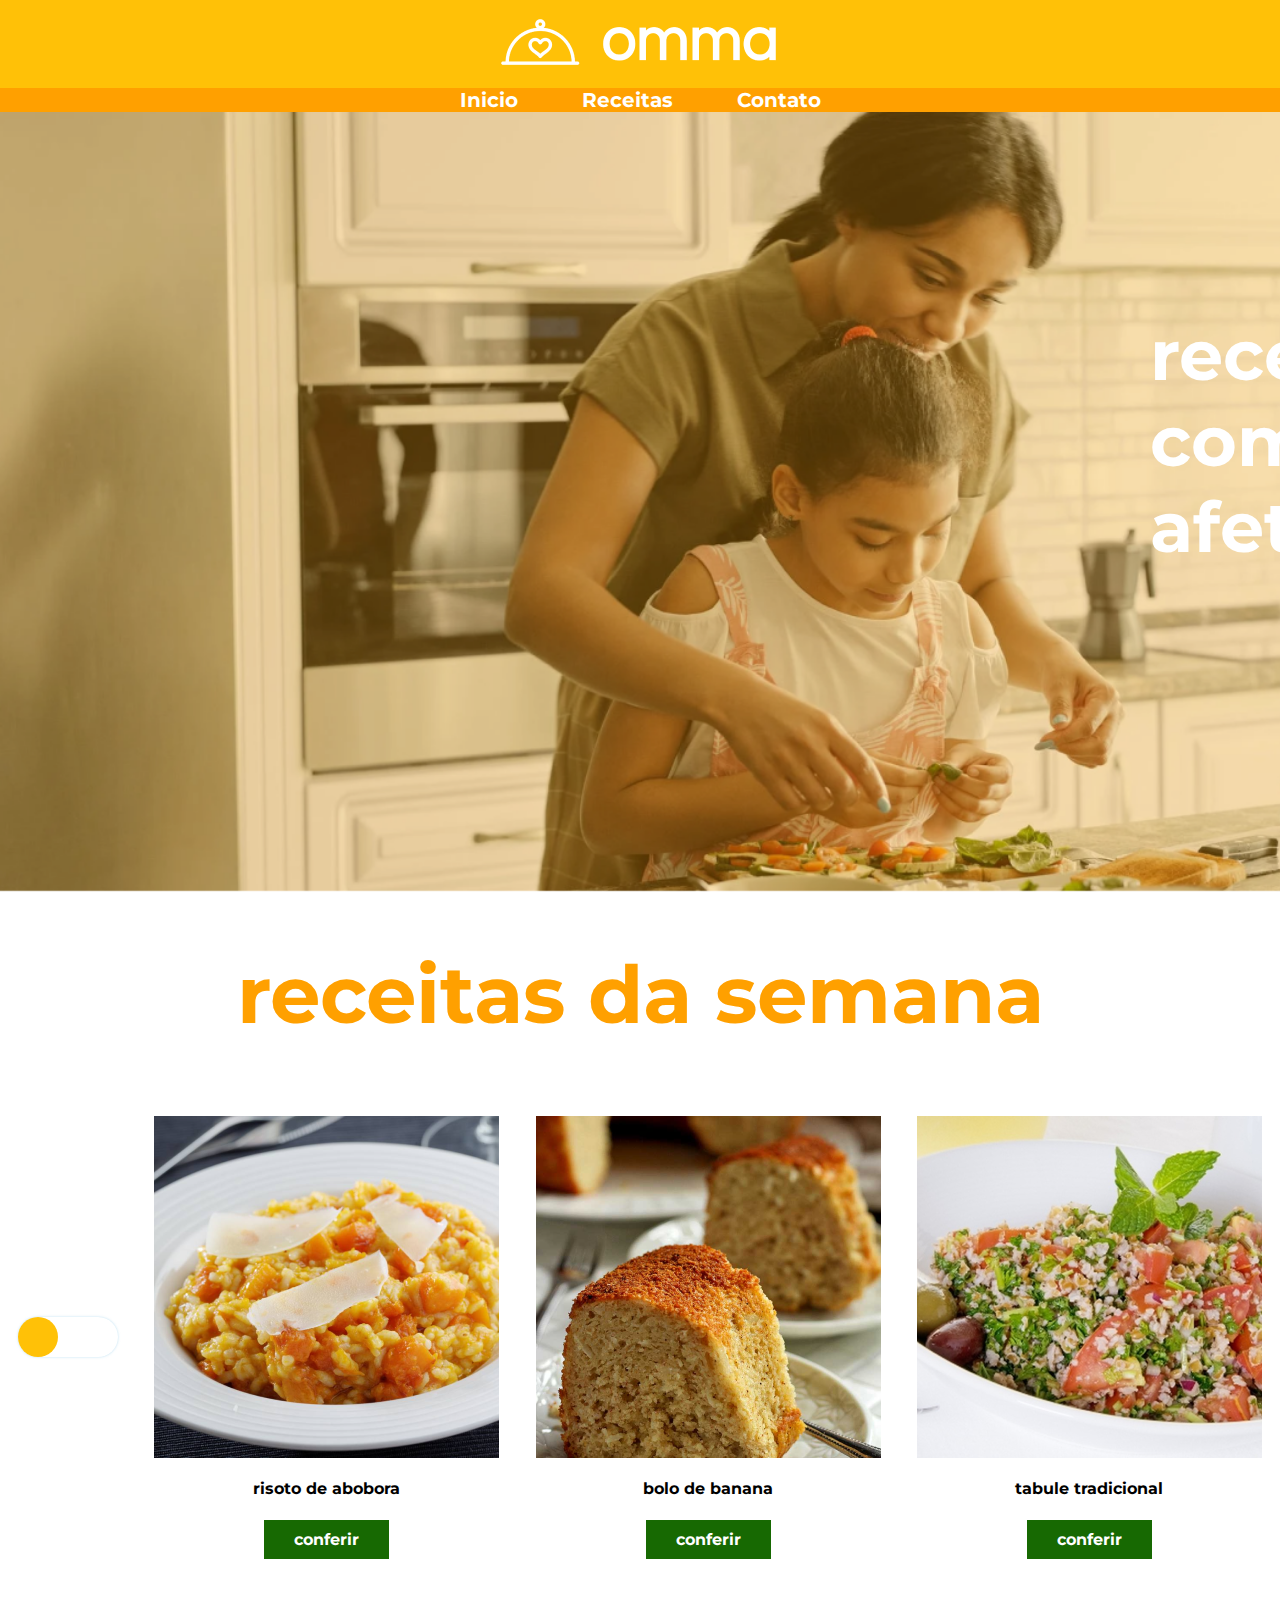
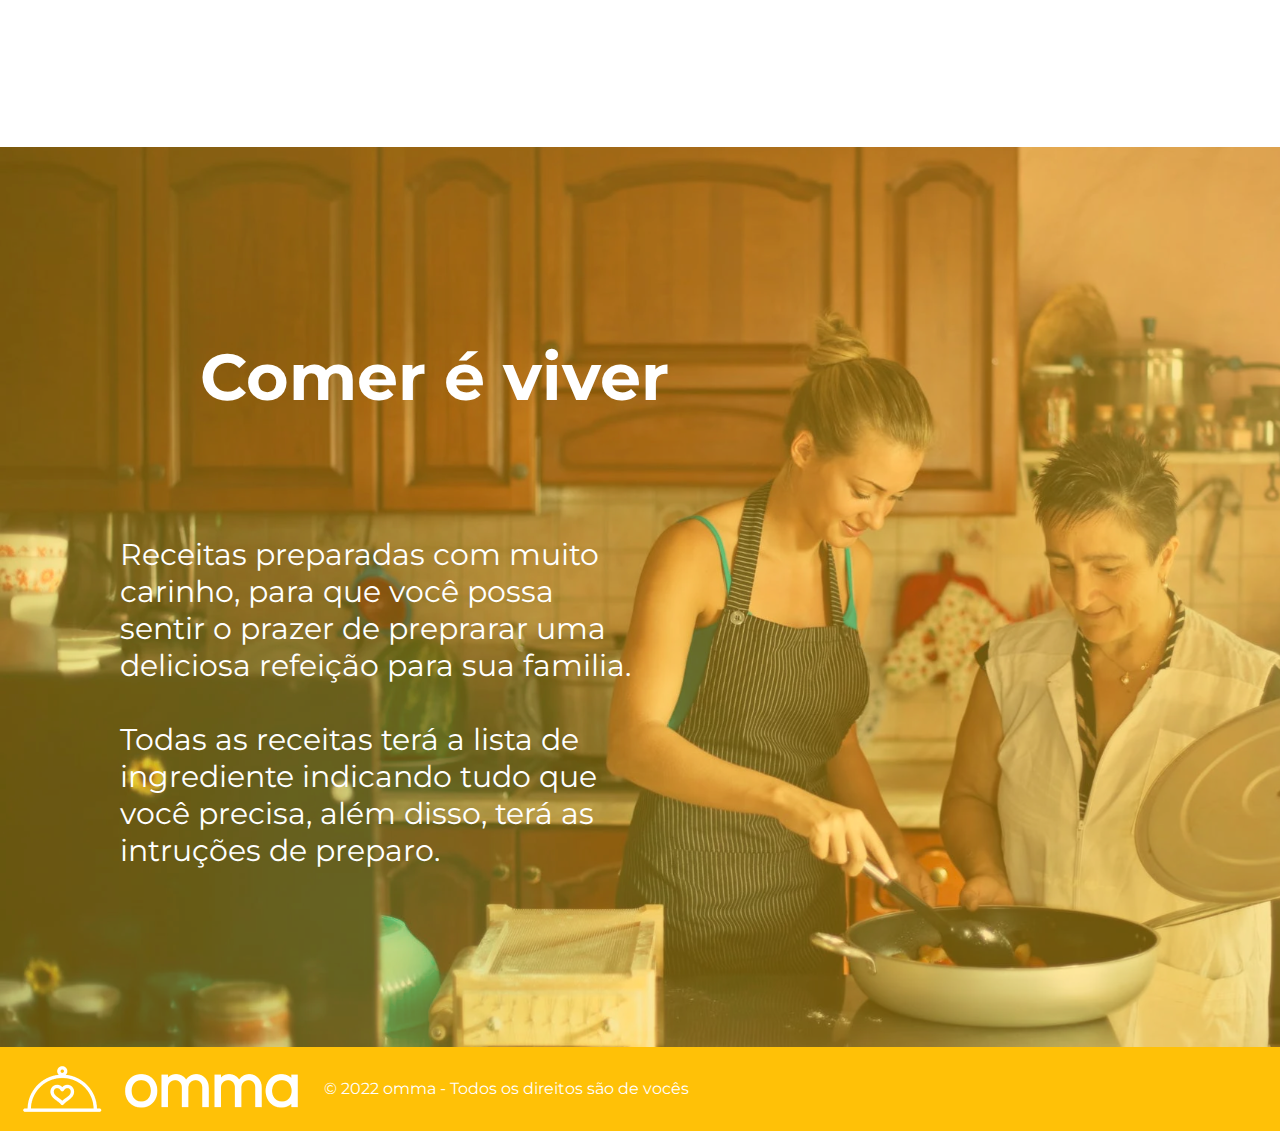
<file: index.html>
<!DOCTYPE html>
<html lang="pt-BR">
    
    <head>
        <meta charset="UTF-8">
        <meta http-equiv="X-UA-Compatible" content="IE=edge">
        <meta name="viewport" content="width=device-width, initial-scale=1.0">
        <link rel="stylesheet" href="styles/global.css">
        <title>Home - Omma</title>
    </head>

    <body>
        
        <header>

            <div class="container-logo">
                <img class="logo" src="imagens/logo.png" alt="Logo do site Omma" />
            </div>

            <nav>

                <ul class="menu">

                    <li class="menu-item">
                        <a class="menu-item-link" href="index.html">Inicio</a>
                    </li>

                    <li class="menu-item">
                        <a class="menu-item-link" href="lista-receitas.html">Receitas</a>
                    </li>

                    <li class="menu-item">
                        <a class="menu-item-link" href="contato.html">Contato</a>
                    </li>

                </ul>
            
            </nav>

        </header>

        <main id="index">
            
            <div class="banner-index">
                <h1 id="titulo-banner1">receitas<br />com afeto</h1>
            </div>

            <h1 id="titulo-central">receitas da semana</h1>

            <section id="container-central">
                <div class="button">
                    <div class="ball"></div>
                </div>
                <script>
                    document.querySelector('.ball').addEventListener('click', (e)=>{
                        e.target.classList.toggle('ball-move');
                        document.body.classList.toggle('dark');
                    });                
                </script>

                <div class="card">
                    <img src="imagens/risotto2.png" alt="Risoto de Abobora" />
                    <h4>risoto de abobora</h4>
                    <a href="receita.html">conferir</a>
                </div>
                
                <div class="card">
                    <img src="imagens/bolo-banana.png" alt="Bolo de Banana" />
                    <h4>bolo de banana</h4>
                    <a href="receita.html">conferir</a>
                </div>

                <div class="card">
                    <img src="imagens/tabule.png" alt="Tabule Tradicional" />
                    <h4>tabule tradicional</h4>
                    <a href="receita.html">conferir</a>
                </div>

            </section>
             
            <div id="banner-final">

                <h1 id="titulo-final">Comer é viver</h1>

                <p class="chamada-final">Receitas preparadas com muito<br /> carinho, 
                    para que você possa<br /> sentir o prazer de preprarar uma<br /> deliciosa refeição para sua familia.
                    <br /><br />Todas as receitas terá a lista de<br /> ingrediente indicando tudo que<br /> você precisa,
                     além disso, terá as<br /> intruções de preparo.
                </p>

            </div>

        <footer>
            <img class="logo" src="imagens/logo.png" alt="Logo do site Omma" />
            <p>© 2022 omma - Todos os direitos são de vocês</p>
        </footer>

    </body>

</html>
</file>
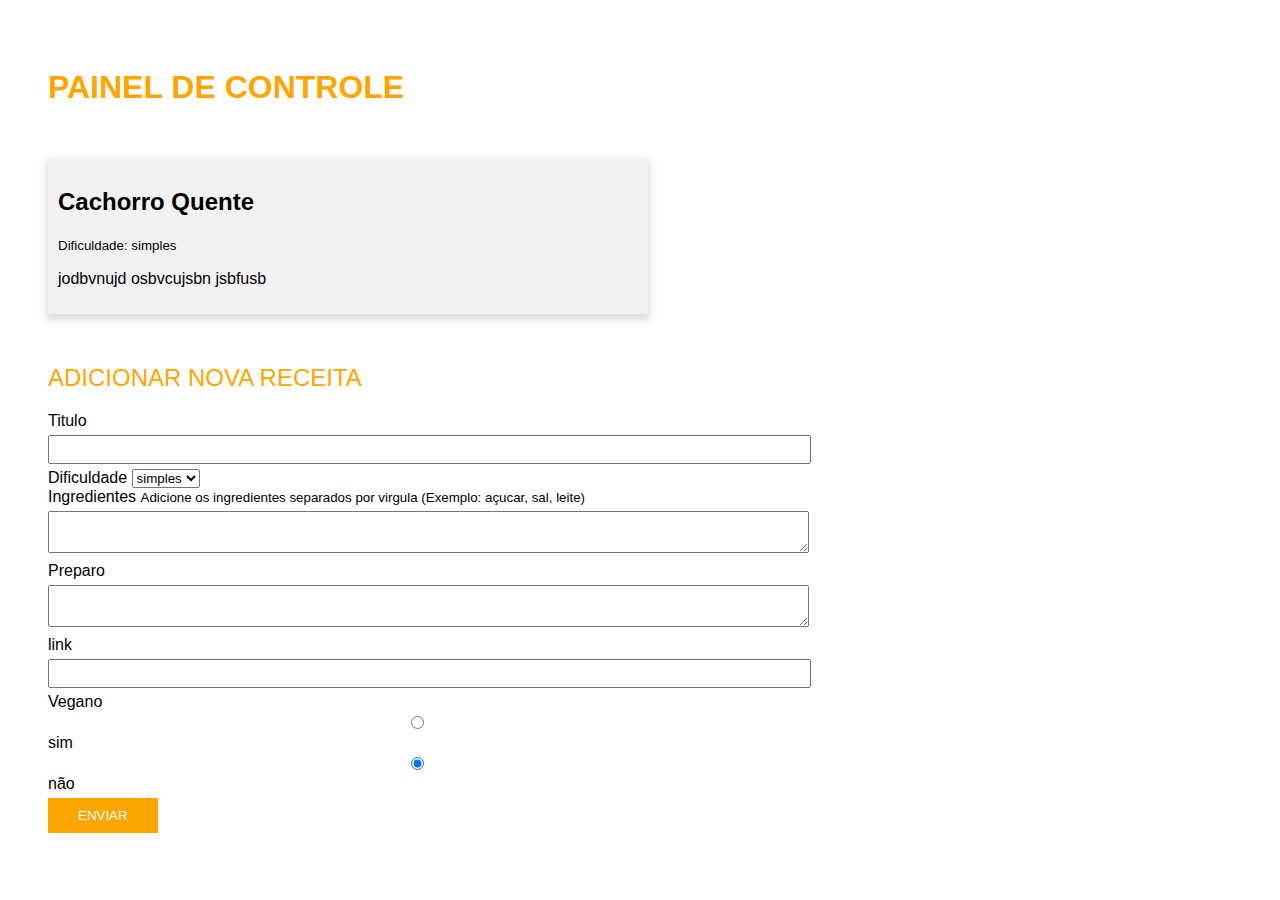
<file: omma-js/index.html>
<!DOCTYPE html>
<html lang="en">

<head>
    <meta charset="UTF-8">
    <meta http-equiv="X-UA-Compatible" content="IE=edge">
    <meta name="viewport" content="width=device-width, initial-scale=1.0">
    <title>Omma - Painel administrativo</title>
    <link rel="stylesheet" href="admin.css">
</head>

<body>
    <header>
        <h1>Painel de controle</h1>
    </header>
    <main>
        <section class="painel-receitas">

        </section>
        <section class="formulario">
            <h2>Adicionar nova receita</h2>
            <form>
                <label for="titulo">Titulo</label>
                <input type="text" name="titulo" id="titulo">
                <br>
                <label for="dificuldade">Dificuldade</label>
                <select name="dificuldade" id="dificuldade">
                    <option value="simples" selected>simples</option>
                    <option value="medio">medio</option>
                    <option value="dificil">dificil</option>
                    <option value="chef">chef</option>
                </select>
                <br>
                <label for="ingredientes">Ingredientes</label>
                <small>Adicione os ingredientes separados por virgula (Exemplo: açucar, sal, leite)</small>
                <textarea name="ingredientes" id="ingredientes"></textarea>
                <br>
                <label for="preparo">Preparo</label>
                <textarea name="preparo" id="preparo"></textarea>
                <br>
                <label for="link">link</label>
                <input type="text" name="link" id="link">
                <br>
                <label for="vegano">Vegano</label>
                <label for="vegano-true">
                    <input type="radio" id="vegano-true" name="vegano" value="sim">
                    sim
                </label>
                <label for="vegano-false">
                    <input type="radio" id="vegano-false" name="vegano" value="não" checked>
                    não
                </label>
                <br>
                <button id="btnEnviar">enviar</button>
            </form>
        </section>
    </main>

    <script src="index.js"></script>
</body>

</html>
</file>
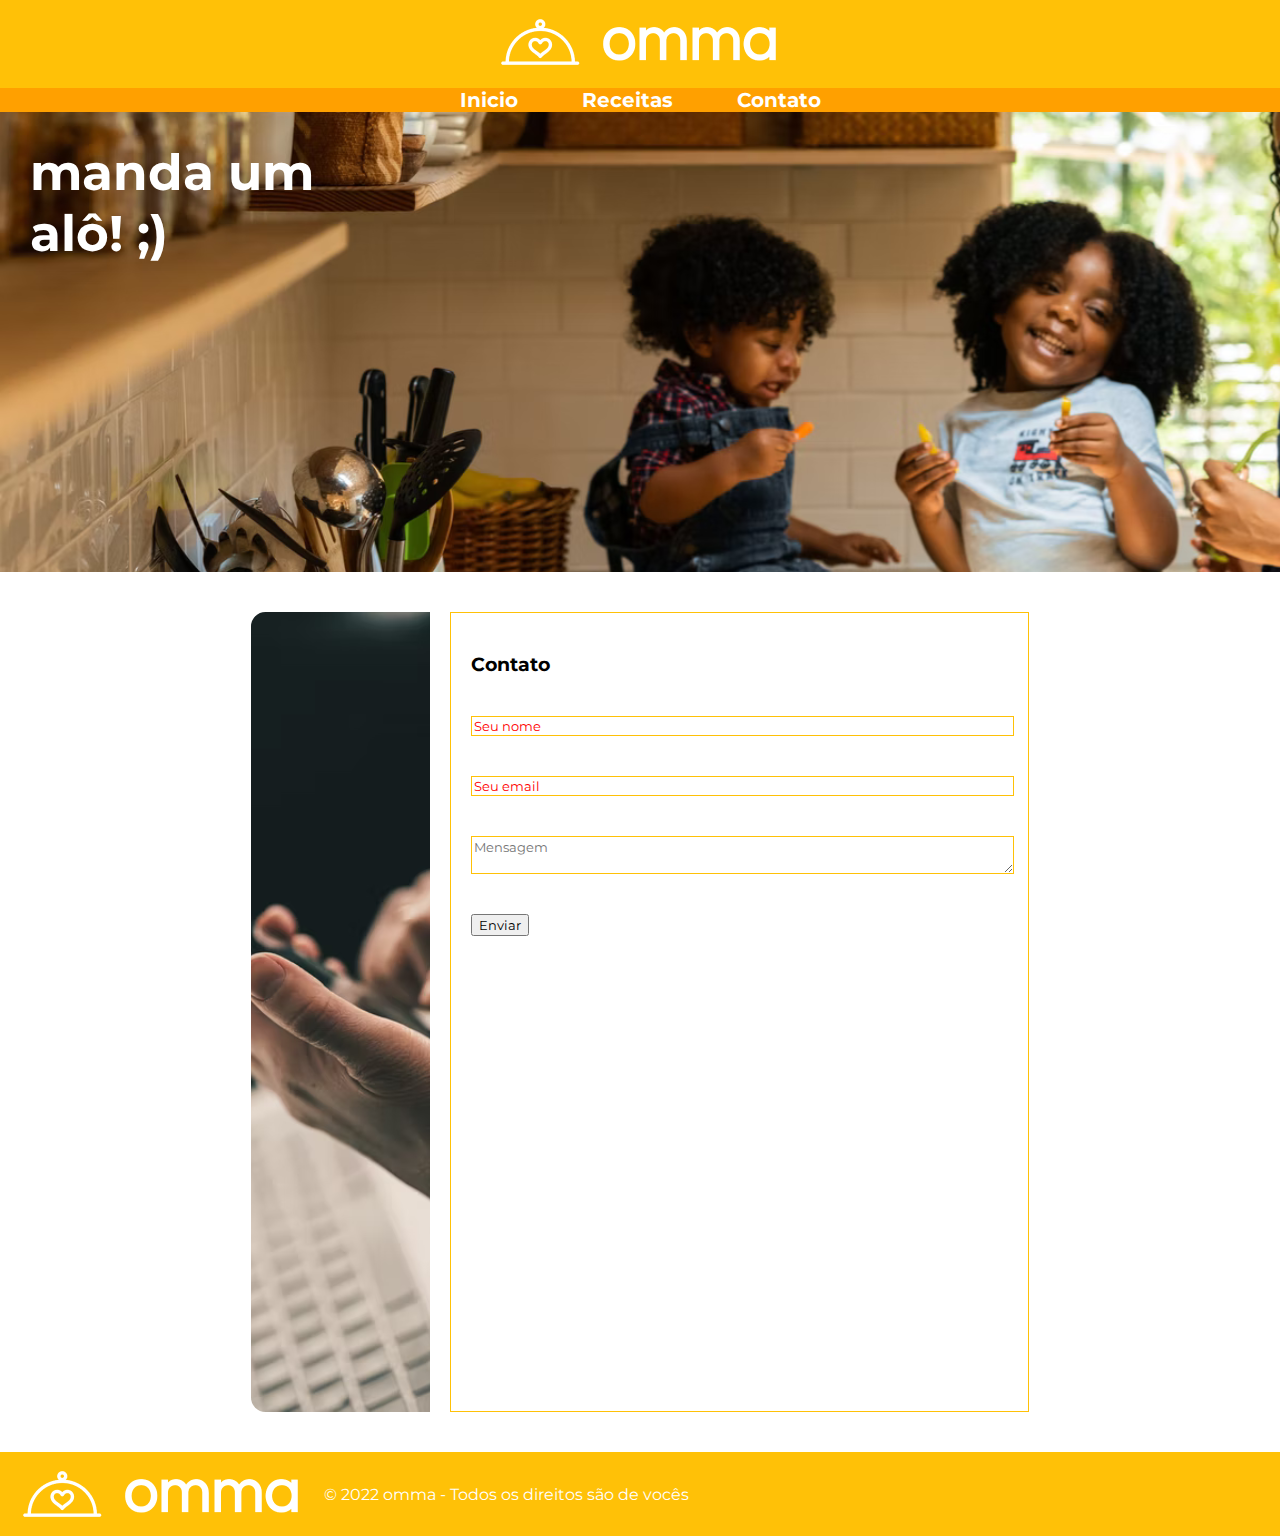
<file: contato.html>
<!DOCTYPE html>
<html lang="pt-BR">
    
    <head>
        <meta charset="UTF-8">
        <meta http-equiv="X-UA-Compatible" content="IE=edge">
        <meta name="viewport" content="width=device-width, initial-scale=1.0">
        <link rel="stylesheet" href="styles/global.css">
        <title>Contato</title>
    </head>

    <body>

        <header>

            <div class="container-logo">
                <img class="logo" src="imagens/logo.png" alt="Logo do site Omma" />
            </div>

            <nav>

                <ul class="menu">

                    <li class="menu-item">
                        <a class="menu-item-link" href="index.html">Inicio</a>
                    </li>

                    <li class="menu-item">
                        <a class="menu-item-link" href="lista-receitas.html">Receitas</a>
                    </li>

                    <li class="menu-item">
                        <a class="menu-item-link" href="contato.html">Contato</a>
                    </li>

                </ul>
            
            </nav>

        </header>
        
        <main id="contato">

            <div class="banner">
                <h1>manda um <br />alô! ;)</h1>
            </div>

            <section id="container-form">

                <div class="banner-lateral"></div>

                <form>
                    <h3>Contato</h3>
                    <input type="text" placeholder="Seu nome" />
                    <input type="email" placeholder="Seu email" />
                    <textarea placeholder="Mensagem"></textarea>
                    <button>Enviar</button>
                </form>
                
            </section>

        </main>

        <footer>
            <img class="logo" src="imagens/logo.png" alt="Logo do site Omma" />
            <p>© 2022 omma - Todos os direitos são de vocês</p>
        </footer>

    </body>

</html>
</file>
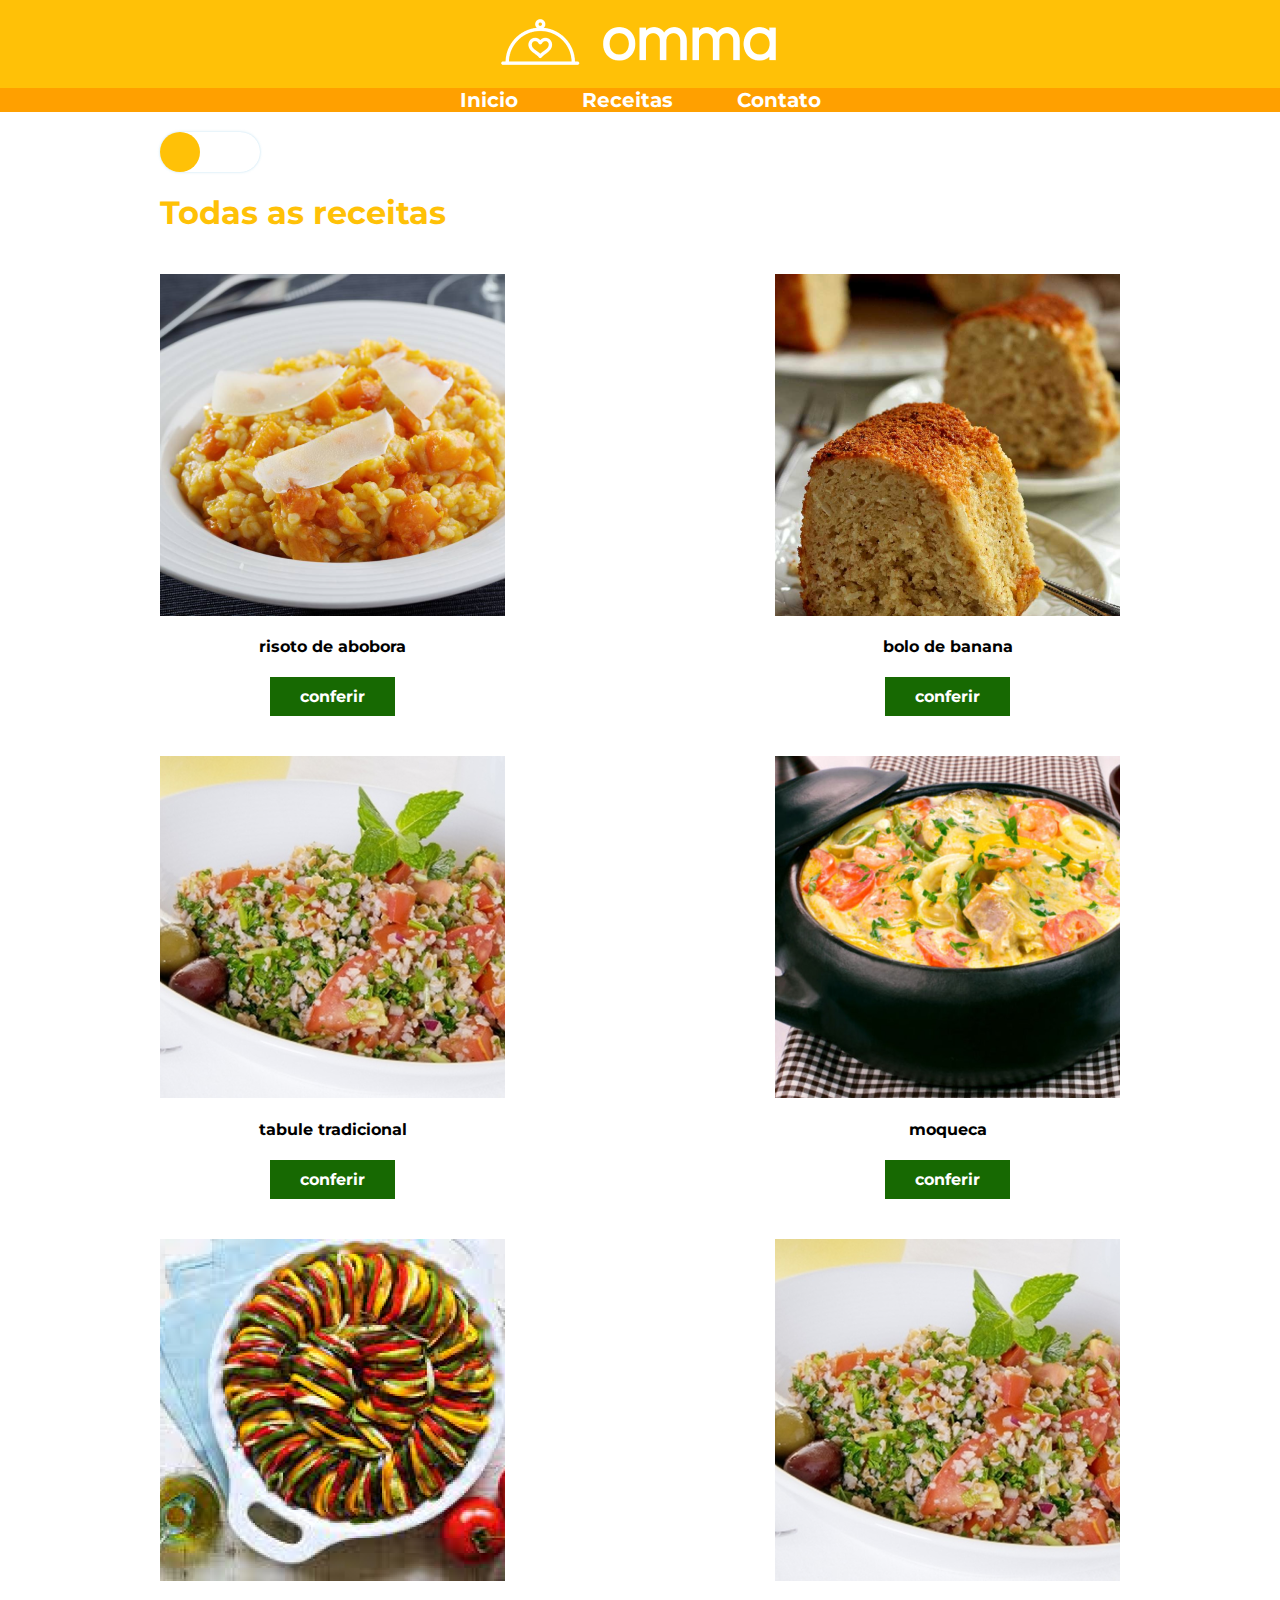
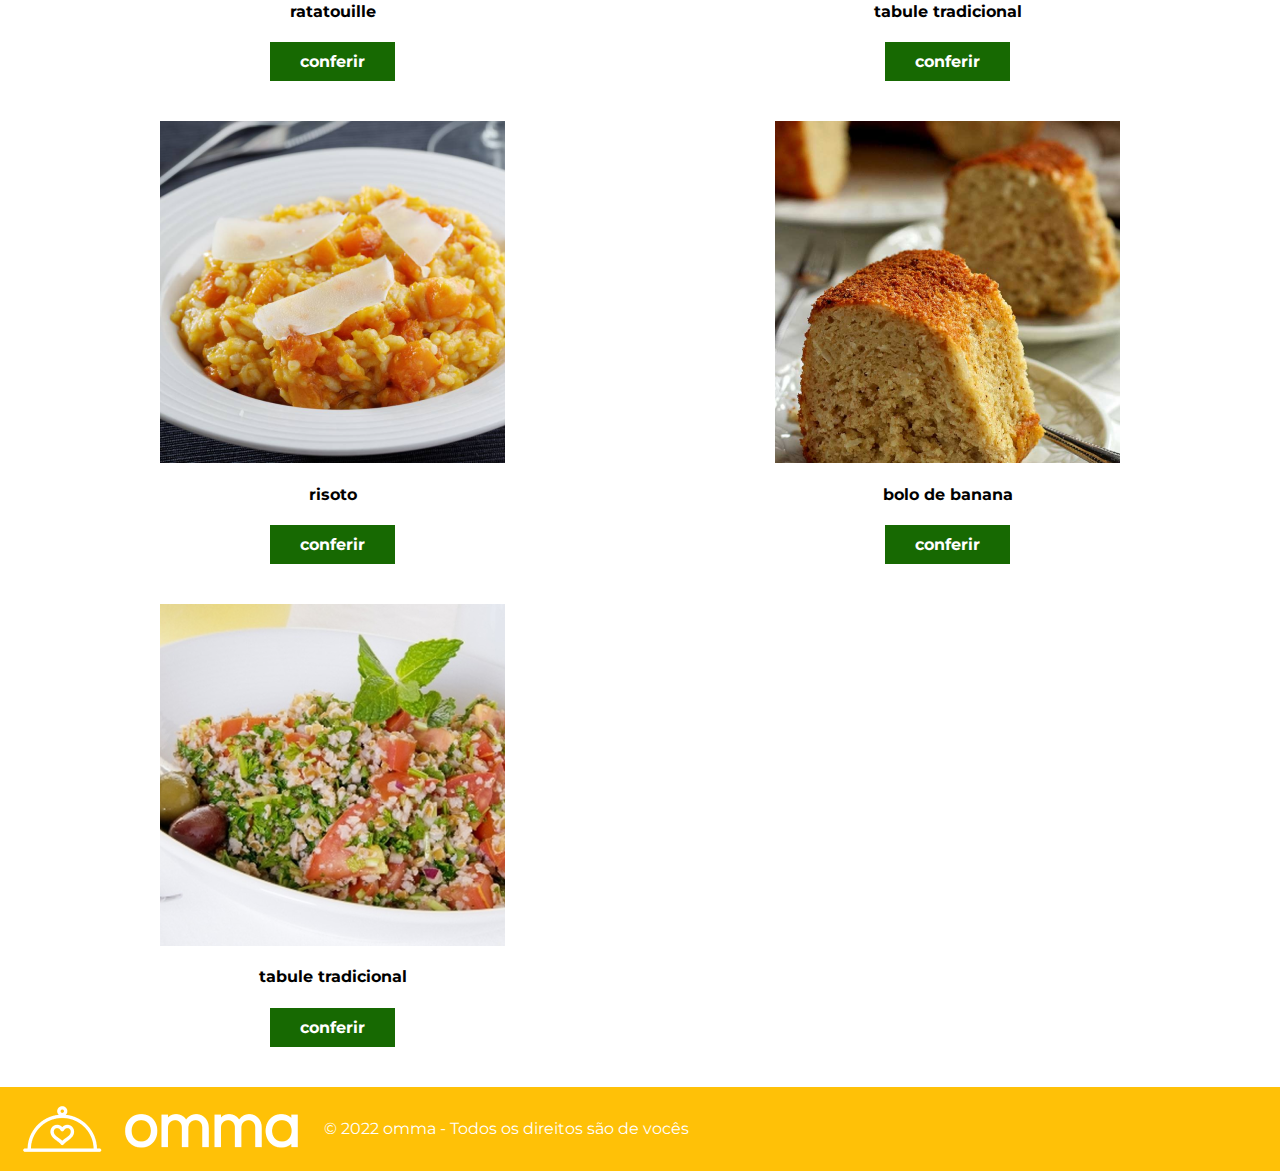
<file: lista-receitas.html>
<!DOCTYPE html>
<html lang="pr-BR">

    <head>
        <meta charset="UTF-8">
        <meta http-equiv="X-UA-Compatible" content="IE=edge">
        <meta name="viewport" content="width=device-width, initial-scale=1.0">
        <title>Omma - Receitas</title>
        <link rel="stylesheet" href="styles/global.css" />
    </head>

    <body>

        <header>

            <div class="container-logo">
                <img class="logo" src="imagens/logo.png" alt="Logo do site Omma" />    
            </div>
        
            <nav>

                <ul class="menu">

                    <li class="menu-item">
                        <a class="menu-item-link" href="index.html">Inicio</a>
                    </li>

                    <li class="menu-item">
                        <a class="menu-item-link" href="lista-receitas.html">Receitas</a>
                    </li>

                    <li class="menu-item">
                        <a class="menu-item-link" href="contato.html">Contato</a>
                    </li>

                </ul>

            </nav>

        </header>

            <main id="lista-receitas">
                <div class="button">
                    <div class="ball"></div>
                </div>
                <script>
                    document.querySelector('.ball').addEventListener('click', (e)=>{
                        e.target.classList.toggle('ball-move');
                        document.body.classList.toggle('dark');
                    });                
                </script>

                <h1>Todas as receitas</h1>

                <section class="list-card">

                    <div class="card">
                        <img src="imagens/risotto2.png" alt="Risoto de Abobora" />
                        <h4>risoto de abobora</h4>
                        <a href="receita.html">conferir</a>
                    </div>
                    
                    <div class="card">
                        <img src="imagens/bolo-banana.png" alt="Bolo de Banana" />
                        <h4>bolo de banana</h4>
                        <a href="receita.html">conferir</a>
                    </div>

                    <div class="card">
                        <img src="imagens/tabule.png" alt="Tabule Tradicional" />
                        <h4>tabule tradicional</h4>
                        <a href="receita.html">conferir</a>
                    </div>

                    <div class="card">
                        <img src="imagens/moqueca.png" alt="Moqueca" />
                        <h4>moqueca</h4>
                        <a href="receita.html">conferir</a>
                    </div>

                    <div class="card">
                        <img src="imagens/ratatouille.png" alt="Ratatouille" />
                        <h4>ratatouille</h4>
                        <a href="receita.html">conferir</a>
                    </div>

                    <div class="card">
                        <img src="imagens/tabule.png" alt="Tabule Tradicional" />
                        <h4>tabule tradicional</h4>
                        <a href="receita.html">conferir</a>
                    </div>

                    <div class="card">
                        <img src="imagens/risotto2.png" alt="Risoto de Abobora" />
                        <h4>risoto</h4>
                        <a href="receita.html">conferir</a>
                    </div>

                    <div class="card">
                        <img src="imagens/bolo-banana.png" alt="Bolo de Banana" />
                        <h4>bolo de banana</h4>
                        <a href="receita.html">conferir</a>
                    </div>

                    <div class="card">
                        <img src="imagens/tabule.png" alt="Tabule Tradicional" />
                        <h4>tabule tradicional</h4>
                        <a href="receita.html">conferir</a>
                    </div>
                    
                </section>

            </main>

            <footer>
                <img class="logo" src="imagens/logo.png" alt="Logo do site Omma" />
                <p>© 2022 omma - Todos os direitos são de vocês</p>
            </footer>

    </body>
</html>
</file>
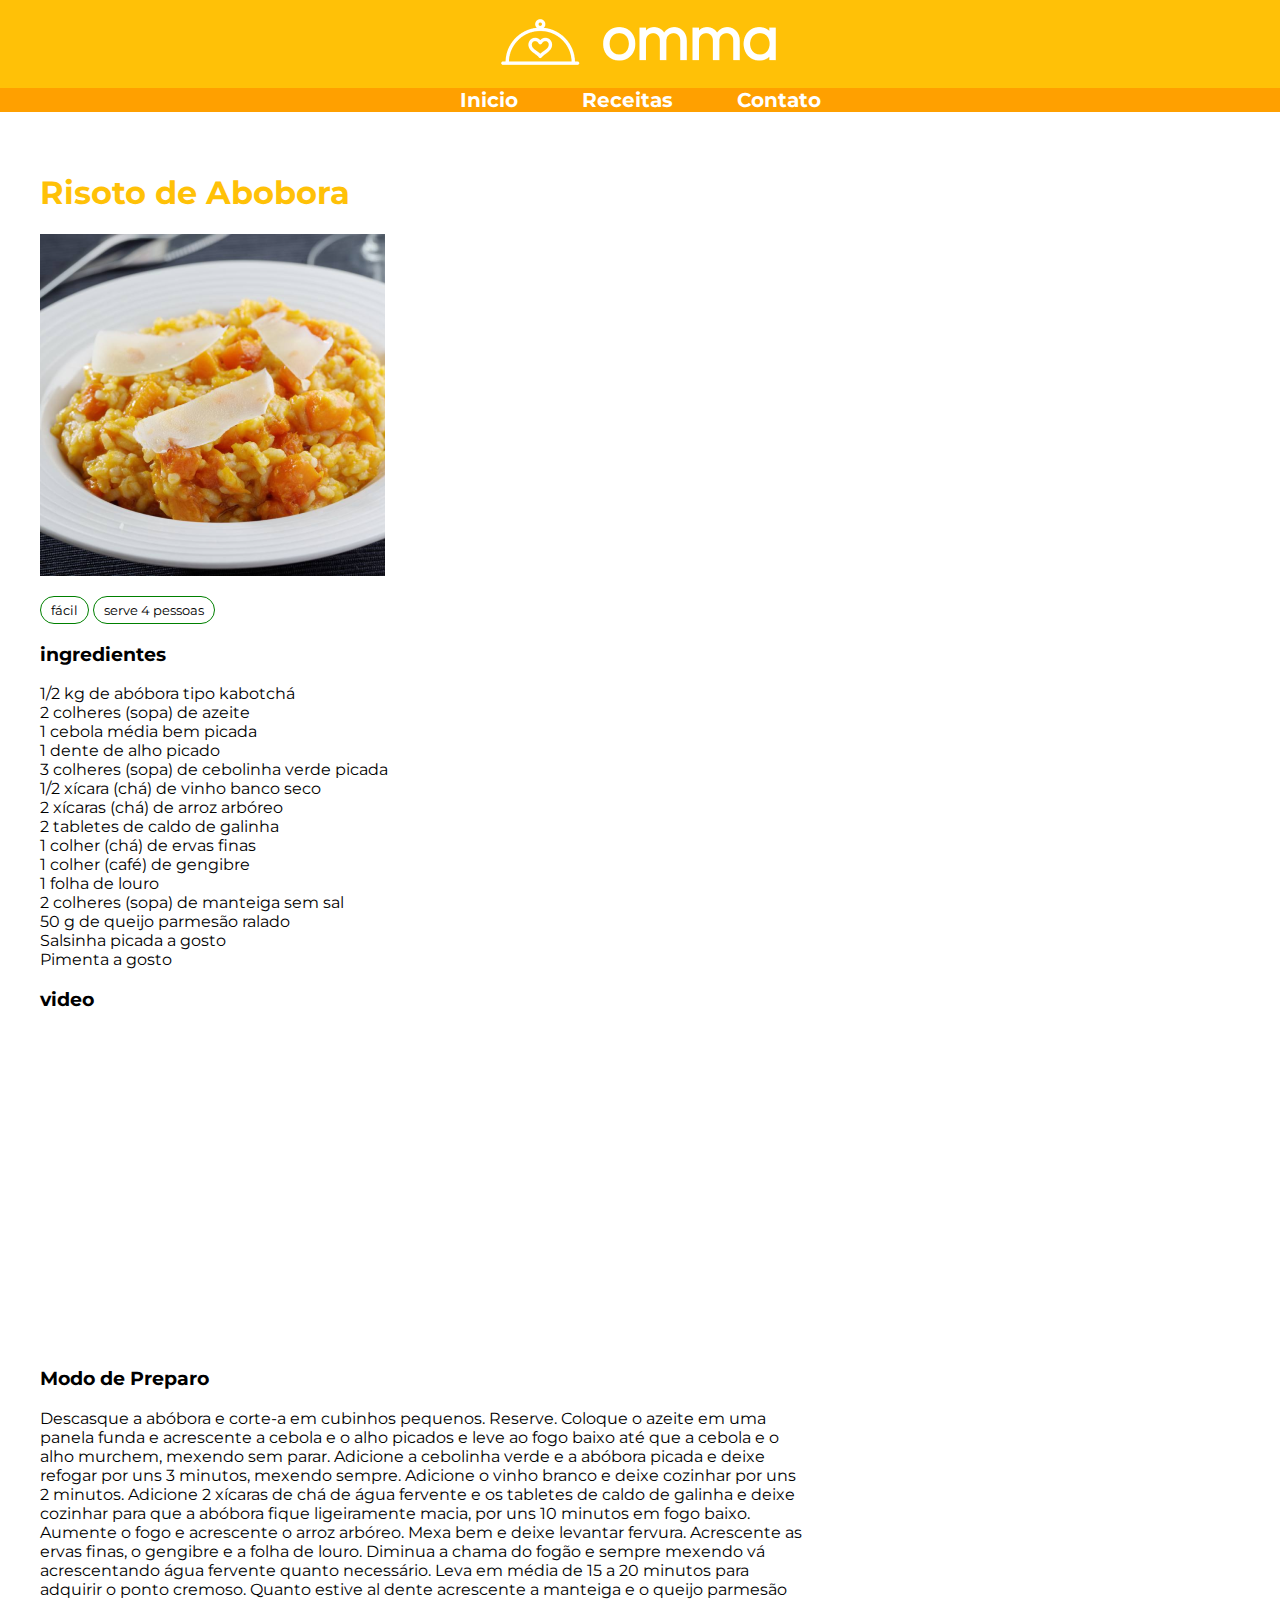
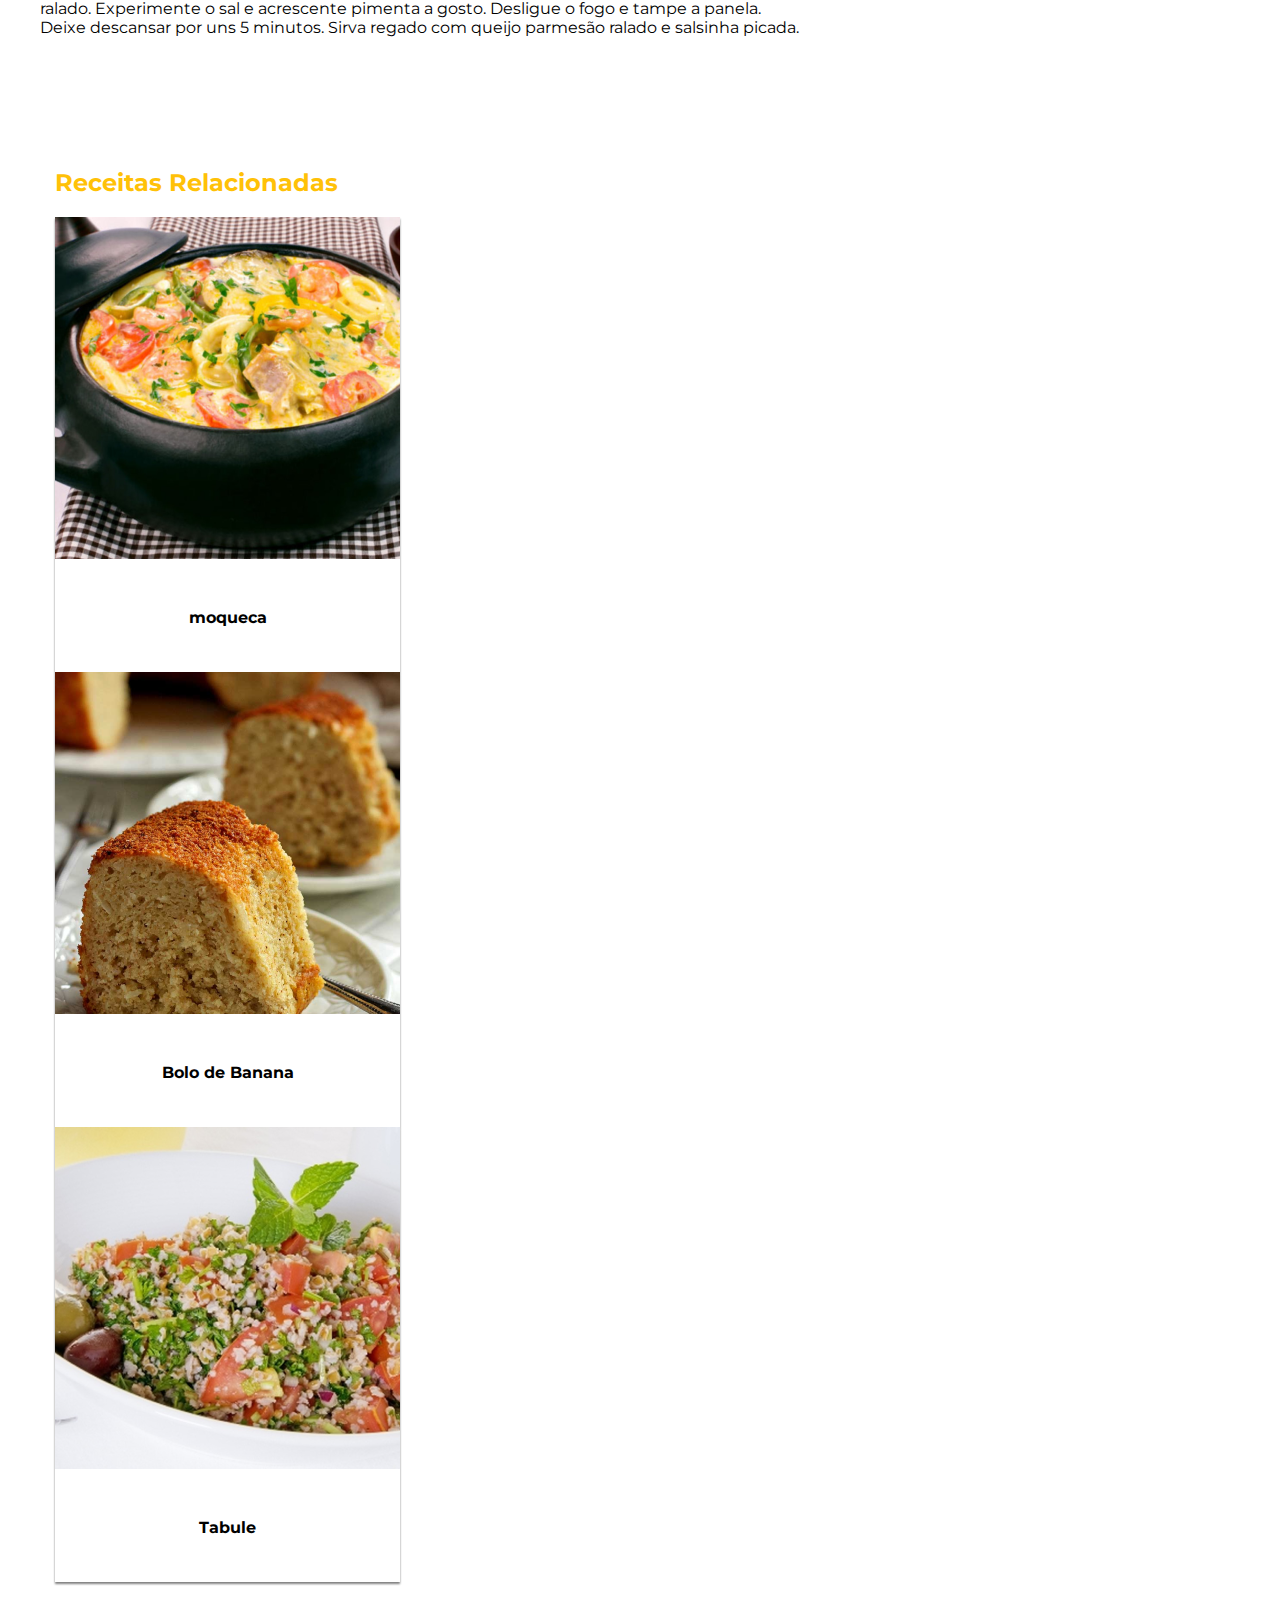
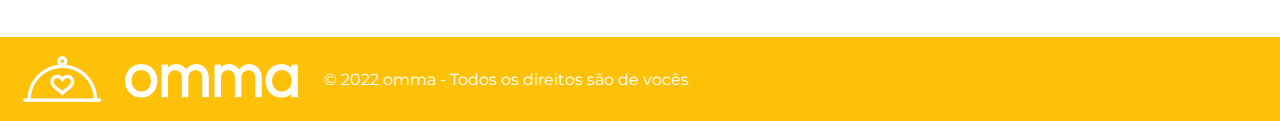
<file: receita.html>
<!DOCTYPE html>
<html lang="pt-BR">

    <head>
        <meta charset="UTF-8">
        <meta http-equiv="X-UA-Compatible" content="IE=edge">
        <meta name="viewport" content="width=device-width, initial-scale=1.0">
        <title>Omma - Receitas</title>
        <link rel="stylesheet" href="styles/global.css">
    </head>

    <body>
        <header>

            <div class="container-logo">
                <img class="logo" src="imagens/logo.png" alt="Logo do Site Omma">
            </div>

            <nav>
                <ul class="menu">

                    <li class="menu-item">
                        <a class="menu-item-link" href="">Inicio</a>
                    </li>

                    <li class="menu-item">
                        <a class="menu-item-link" href="lista-receitas.html">Receitas</a>
                    </li>

                    <li class="menu-item">
                        <a class="menu-item-link" href="contato.html">Contato</a>
                    </li>

                </ul>

            </nav>

        </header>

        <main>

            <section id="receita">

                <h1 id="titulo-receita">Risoto de Abobora</h1>

                <img src="imagens/risotto2.png" alt="Risoto de Abobora" class="image-receita" />

                <button class="tags">fácil</button>
                <button class="tags">serve 4 pessoas</button>

                <h3>ingredientes</h3>

                <ul class="ingredientes-lista">
                    <li>1/2 kg de abóbora tipo kabotchá</li>
                    <li>2 colheres (sopa) de azeite</li>
                    <li>1 cebola média bem picada</li>
                    <li>1 dente de alho picado</li>
                    <li>3 colheres (sopa) de cebolinha verde picada</li>
                    <li>1/2 xícara (chá) de vinho banco seco</li>
                    <li>2 xícaras (chá) de arroz arbóreo</li>
                    <li>2 tabletes de caldo de galinha</li>
                    <li>1 colher (chá) de ervas finas</li>
                    <li>1 colher (café) de gengibre</li>
                    <li>1 folha de louro</li>
                    <li>2 colheres (sopa) de manteiga sem sal</li>
                    <li>50 g de queijo parmesão ralado</li>
                    <li>Salsinha picada a gosto</li>
                    <li>Pimenta a gosto</li>
                </ul>

                <h3>video</h3>

                <iframe 
                    width="560"
                    height="315"
                    src="https://www.youtube.com/embed/Mxc3RQE4yAg"
                    title="YouTube video player"
                    frameborder="0"
                    allow="accelerometer; autoplay; clipboard-write; encrypted-media; gyroscope; picture-in-picture"
                    allowfullscreen
                ></iframe>

                <h3>Modo de Preparo</h3>

                <p> 
                    Descasque a abóbora e corte-a em cubinhos pequenos. Reserve. Coloque o
                    azeite em uma panela funda e acrescente a cebola e o alho picados e
                    leve ao fogo baixo até que a cebola e o alho murchem, mexendo sem
                    parar. Adicione a cebolinha verde e a abóbora picada e deixe refogar
                    por uns 3 minutos, mexendo sempre. Adicione o vinho branco e deixe
                    cozinhar por uns 2 minutos. Adicione 2 xícaras de chá de água fervente
                    e os tabletes de caldo de galinha e deixe cozinhar para que a abóbora
                    fique ligeiramente macia, por uns 10 minutos em fogo baixo. Aumente o
                    fogo e acrescente o arroz arbóreo. Mexa bem e deixe levantar fervura.
                    Acrescente as ervas finas, o gengibre e a folha de louro. Diminua a
                    chama do fogão e sempre mexendo vá acrescentando água fervente quanto
                    necessário. Leva em média de 15 a 20 minutos para adquirir o ponto
                    cremoso. Quanto estive al dente acrescente a manteiga e o queijo
                    parmesão ralado. Experimente o sal e acrescente pimenta a gosto.
                    Desligue o fogo e tampe a panela. Deixe descansar por uns 5 minutos.
                    Sirva regado com queijo parmesão ralado e salsinha picada.
                </p>    

            </section>

            <aside id="relacionados">

                <h2 id="titulo-receita">Receitas Relacionadas</h2>
            
                <div class="card-receita">
                    <img src="imagens/moqueca.png" alt="Moqueca" />
                    <div>moqueca</div>
                </div>
            
                <div class="card-receita">
                    <img src="imagens/bolo-banana.png" alt="Bolo de Banana" />
                    <div>Bolo de Banana</div>
                </div>

                <div class="card-receita">
                    <img src="imagens/tabule.png" alt="Tabule" />
                    <div>Tabule</div>
                </div>

            </aside>

        </main>
    
        <footer>

            <img class="logo" src="imagens/logo.png" alt="Logo do site Omma" />
            <p>© 2022 omma - Todos os direitos são de vocês</p>  

        </footer>

    </body>
</html>
</file>
<file: styles/global.css>
@import url('https://fonts.googleapis.com/css2?family=Montserrat:wght@400;700&display=swap');

body{
    margin: 0;
}

* {
    font-family: "Montserrat";
}

.container-logo {
    background-color: #ffc107;
    text-align: center;
}

nav {
    background-color: #ffa000;
    text-align: center;
}

ul {
    margin: 0;
    padding: 0;
    list-style: none;
}

.menu {
    margin: 0;
    padding: 0;
}

.menu-item {
    display: inline;
}

.menu-item-link {
    color: #fff;
    font-weight: bold;
    font-size: 20px;
    text-decoration: none;
    margin: 10px 30px;
}

#receita {
    display: inline-block;
    width: 60%;
    padding: 40px;
}
 
#titulo-receita {
    color: #ffc107;
    
}
 
.image-receita {
    display: block;
}

.tags {
    display: inline-block;
    background: none;
    border: 1px solid green;
    border-radius: 50px;
    padding: 5px 10px;
    margin-top: 20px;
}

#relacionados {
    display: inline-block;
    width: 29%;
    padding: 55px;
    text-align: center;
}

.card-receita {
    width: 345px;
    box-shadow: 0px 2px 2px 0px grey;
    margin: 0auto 20px auto;
}

.card-receita div {
    padding: 45px 0;
    font-weight:bold;
}
 
aside #titulo-receita {
    text-align: start;
}

footer {
    background-color: #ffc107;
    color: #fff;
    display: flex;
    justify-content: flex-start;
    align-items: center;
}
 
#lista-receitas {
    width: 75%;
    margin: 20px auto;
}

#lista-receitas h1 {
    color:#ffc107;
}

.card {
    display: flex;
    flex-direction: column;
    align-items: center;
    max-width: 400px;
    margin: 20px 0;
}

.card img {
    width: 100%;
}

.card a {
    background: #176902;
    font-size: 16px;
    font-weight: bold;
    border: none;
    color: #fff;
    padding: 10px 30px;
    text-decoration: none;
}
 
.list-card {
    display: flex;
    justify-content: space-between;
    align-items: center;
    flex-wrap: wrap;
}
 
.banner {
    background-image: url("../imagens/contato-topo.svg");
    background-repeat: no-repeat;
    background-size: cover;
    height: 400px;
    padding:30px;
}
 
.banner h1 {
    color: #fff;
    font-size: 50px;
    margin: 0;
    padding: 0;
}

#container-form {
    display: flex;
    justify-content: center;
    gap: 20px;
    width: 70%;
    margin: 40px auto;
}

.banner-lateral {
    background-image: url("../imagens/contato-formulario.svg");
    background-repeat: no-repeat;
    background-size: cover;
    width:20%;
    height:800px;
}

#container-form form {
    display: flex;
    flex-direction: column;
    align-items: flex-start;
    width: 60%;
    padding: 20px;
}

#container-form form * {
    margin: 20px 0;
}

input, textarea {
    width: 100%;
}

input::-webkit-input-placeholder {
    color: red;
}

input, textarea, form {
    border: 1px solid #ffc107;
}

.banner-index {
    background-image: url(../imagens/back-inicio.png);
    background-repeat: no-repeat;
    background-size: cover;
    max-width: 100%;
    height: 780px;
}
 
#titulo-banner1 {
    display: inline-block;
    color: #ffffff;
    margin-left: 1150px;
    margin-top: 200px;
    font-size: 70px;
}
 
#titulo-central {
    text-align: center;
    font-size: 80px;
    margin: 20 0;
    color: #FFA000;
}

#container-central {
    display: flex;
    justify-content: space-around;
    align-items: center;
    flex-wrap: wrap;
}
 
#banner-final {
    background-image: url(../imagens/back-fim.svg);
    background-repeat: no-repeat;
    background-size: cover;
    width: 100%;
    height: 900px;
}

#titulo-final {
    padding-top: 190px;
    margin-top: 168px;
    margin-left: 200px;    
    color: #fff;
    font-size: 65px;
}
 
.chamada-final {
    margin-left: 120px;
    margin-top: 120px;
    color: #fff;
    font-size: 30px;
}

.button{
    position: relative;
    width: 100px;
    height: 40px;
    border-radius: 25px;
    box-shadow: 0 0 2.5px 0 #39a2db59;
    cursor: pointer;
    background-color: #ffffff;
}
 
.ball{
    position: absolute;
    top: 0;
    left: 0;
    width: 40px;
    height: 100%;
    border-radius: 50%;
    background-color: #ffc107;
    transition: left 1s;
}

.ball-move{
    left: calc(100% - 40px);
}
 
.dark{
    background-color: #f7eb42;
}
</file>
<file: omma-js/admin.css>
body {
    padding: 40px;
    font-family: sans-serif;
}

h1 {
    text-transform: uppercase;
    color: orange;
}


main {
    display: flex;
    justify-content: flex-start;
    flex-wrap: wrap;
}

section.painel-receitas {
    width: 600px;
    margin-right: 40px;
}

section.formulario h2 {
    text-transform: uppercase;
    color: orange;
    font-weight: 400;
}

article {
    padding: 10px;
    margin: 30px auto;
    box-shadow: 0px 4px 7px 2px #00000024;
    background-color: #f2f2f2;
}

input,
textarea {
    width: 100%;
    padding: 5px 10px;
    margin: 5px 0;
}

button {
    background-color: orange;
    color: #fff;
    padding: 10px 30px;
    margin: 5px 0;
    border: none;
    text-transform: uppercase;
}
</file>
